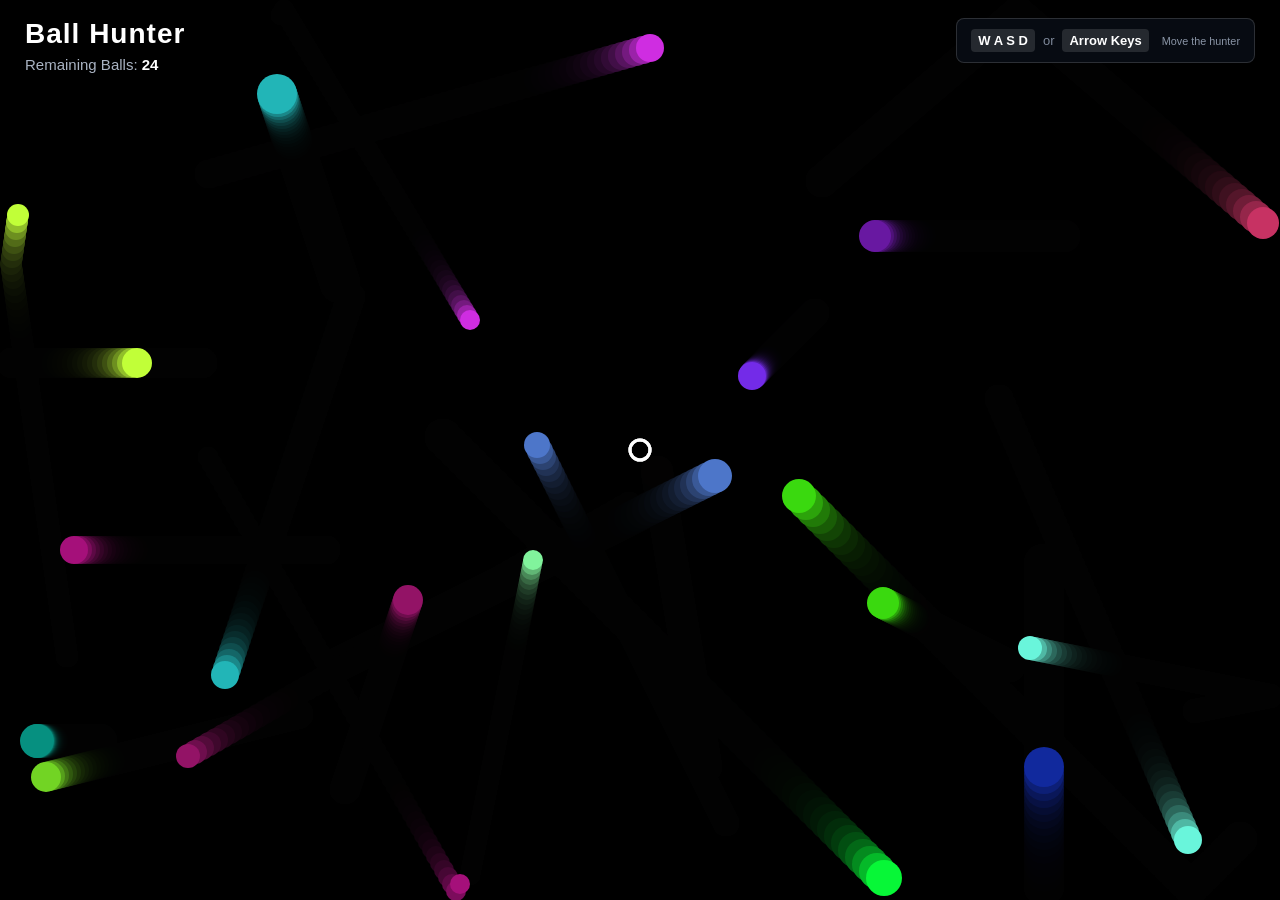
<file: bouncing-balls/index.html>
<!DOCTYPE html>
<html lang="en">
<head>
    <meta charset="UTF-8">
    <meta name="viewport" content="width=device-width, initial-scale=1.0">

    <title>Ball Hunter</title>

    <link rel="stylesheet" href="style.css">
</head>

<body>

    <header class="game-header">
        <div>
            <h1>Ball Hunter</h1>
            <p class="score">
                Remaining Balls:
                <span id="ball-count">0</span>
            </p>
        </div>

        <div class="instructions">
            <span>W A S D</span>
            <span>or</span>
            <span>Arrow Keys</span>
            <small>Move the hunter</small>
        </div>
    </header>

    <main>
        <canvas></canvas>
    </main>

    <script src="main.js"></script>

</body>
</html>
</file>
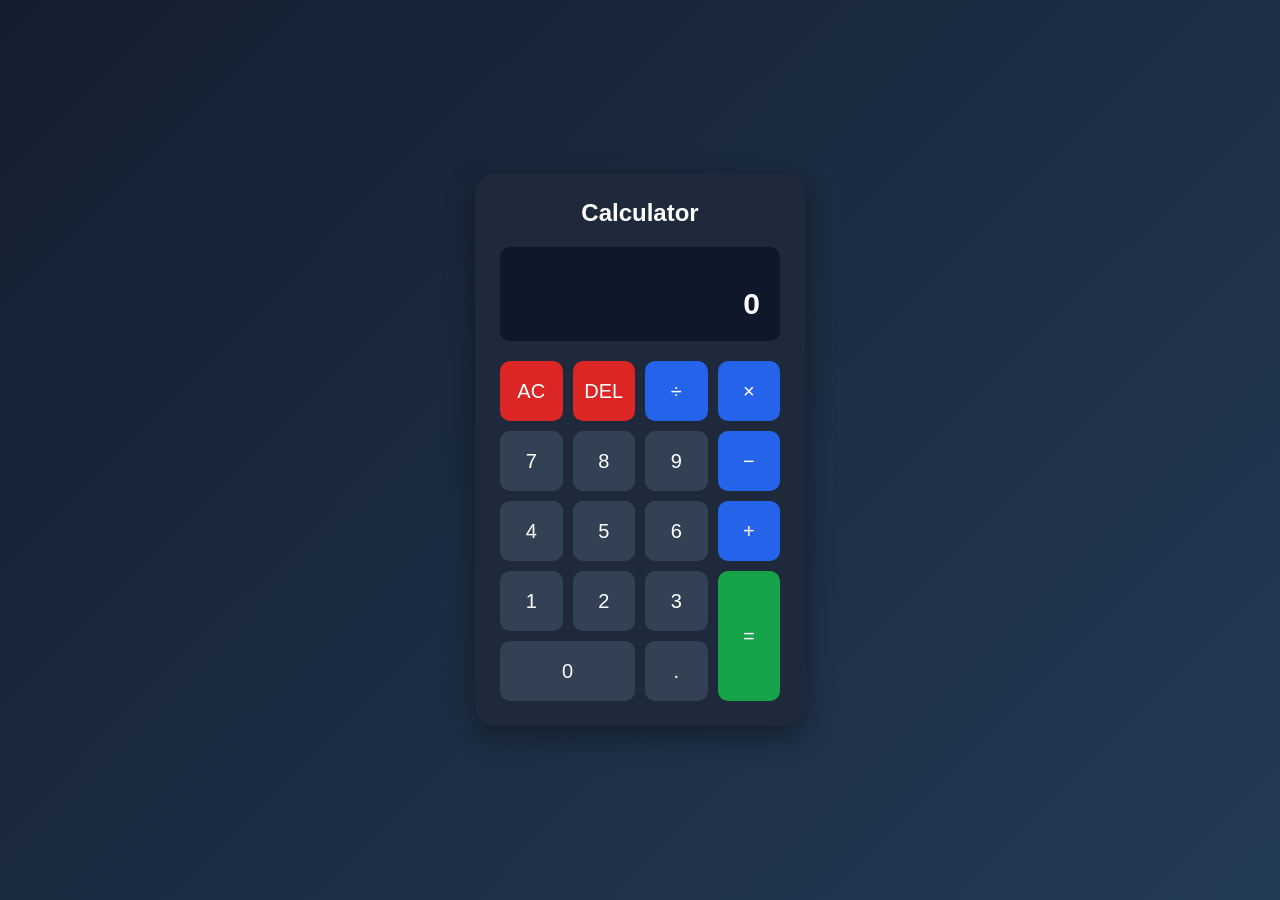
<file: calculator/index.html>
<!DOCTYPE html>
<html lang="en">
<head>
    <meta charset="UTF-8">
    <meta name="viewport" content="width=device-width, initial-scale=1.0">
    <title>My Calculator</title>
    <link rel="stylesheet" href="style.css">
    <script src="script.js" defer></script>
</head>
<body>

    <div class="calculator">
        <h2>Calculator</h2>

        <div class="display">
            <div id="previous"></div>
            <div id="current">0</div>
        </div>

        <div class="buttons">
            <button class="clear">AC</button>
            <button class="delete">DEL</button>
            <button data-operator="/">÷</button>
            <button data-operator="*">×</button>

            <button data-number="7">7</button>
            <button data-number="8">8</button>
            <button data-number="9">9</button>
            <button data-operator="-">−</button>

            <button data-number="4">4</button>
            <button data-number="5">5</button>
            <button data-number="6">6</button>
            <button data-operator="+">+</button>

            <button data-number="1">1</button>
            <button data-number="2">2</button>
            <button data-number="3">3</button>
            <button class="equal">=</button>

            <button data-number="0" class="zero">0</button>
            <button data-number=".">.</button>
        </div>
    </div>

</body>
</html>
</file>
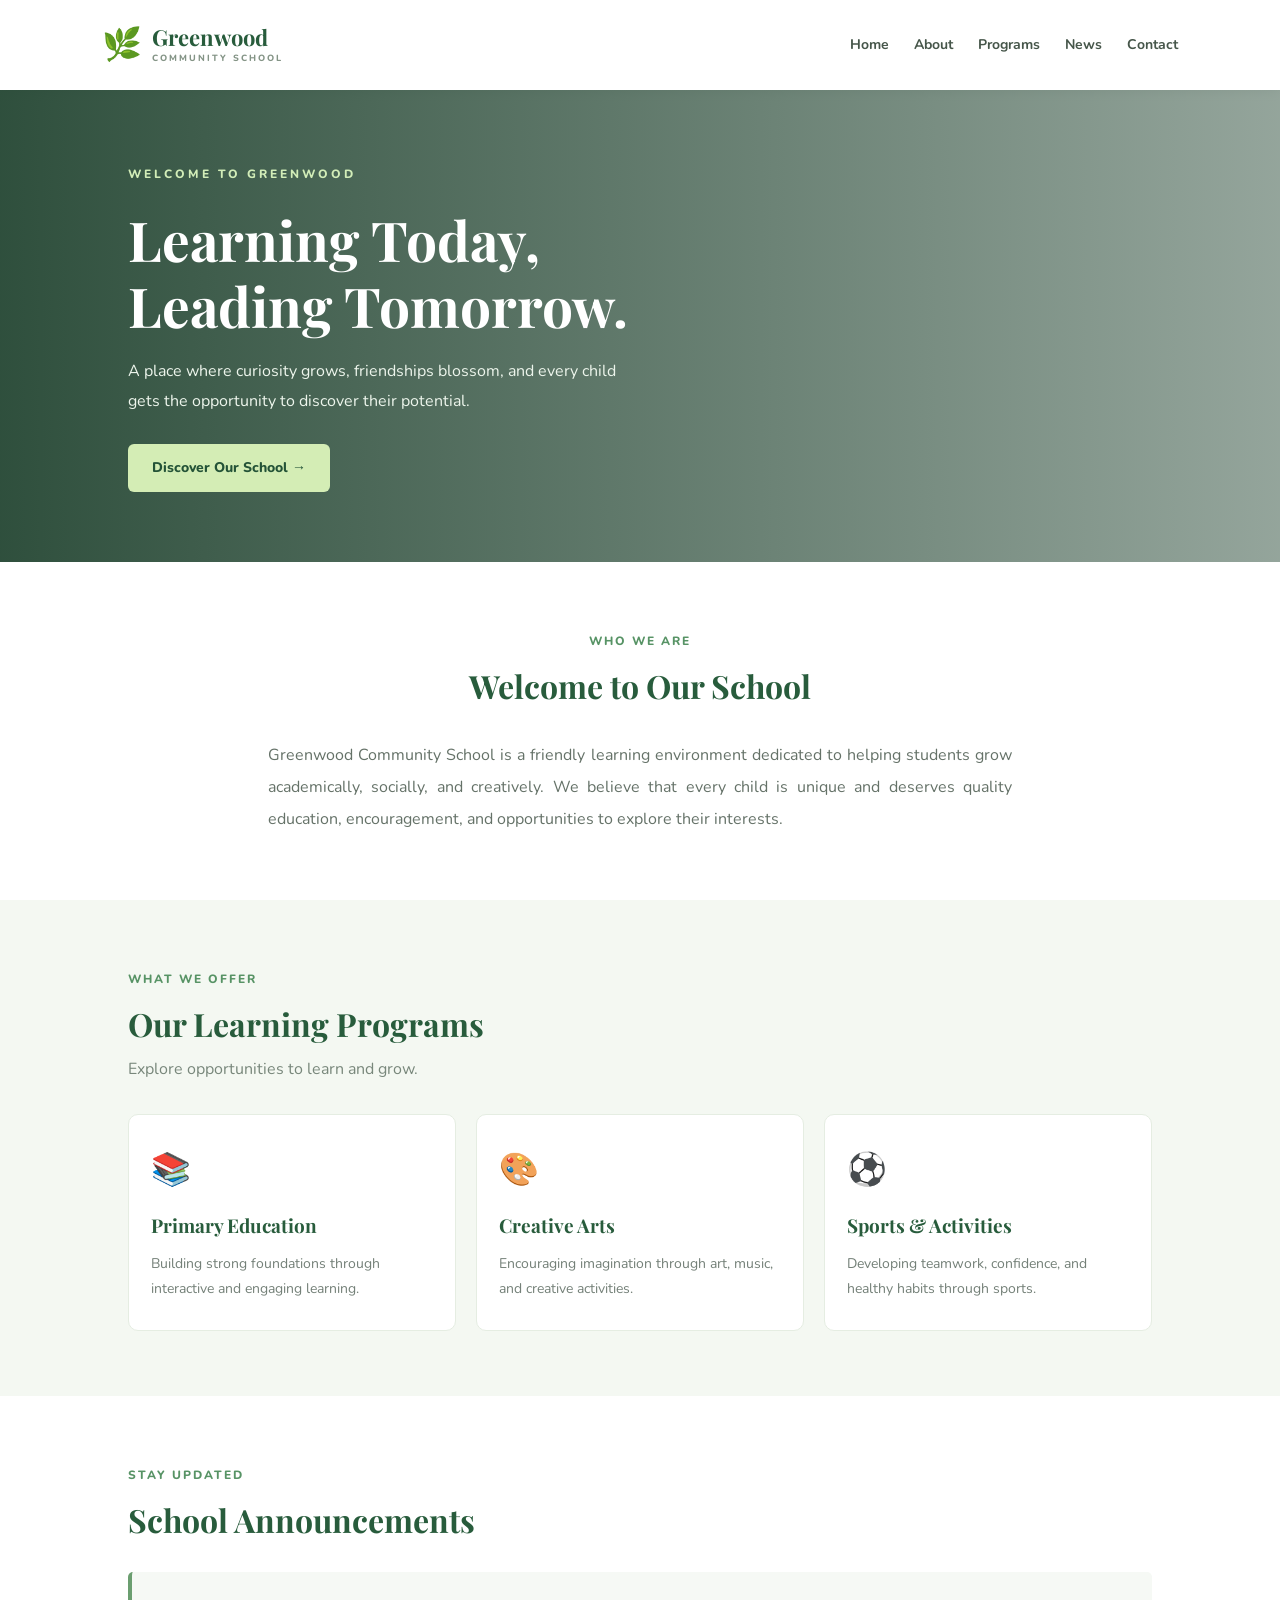
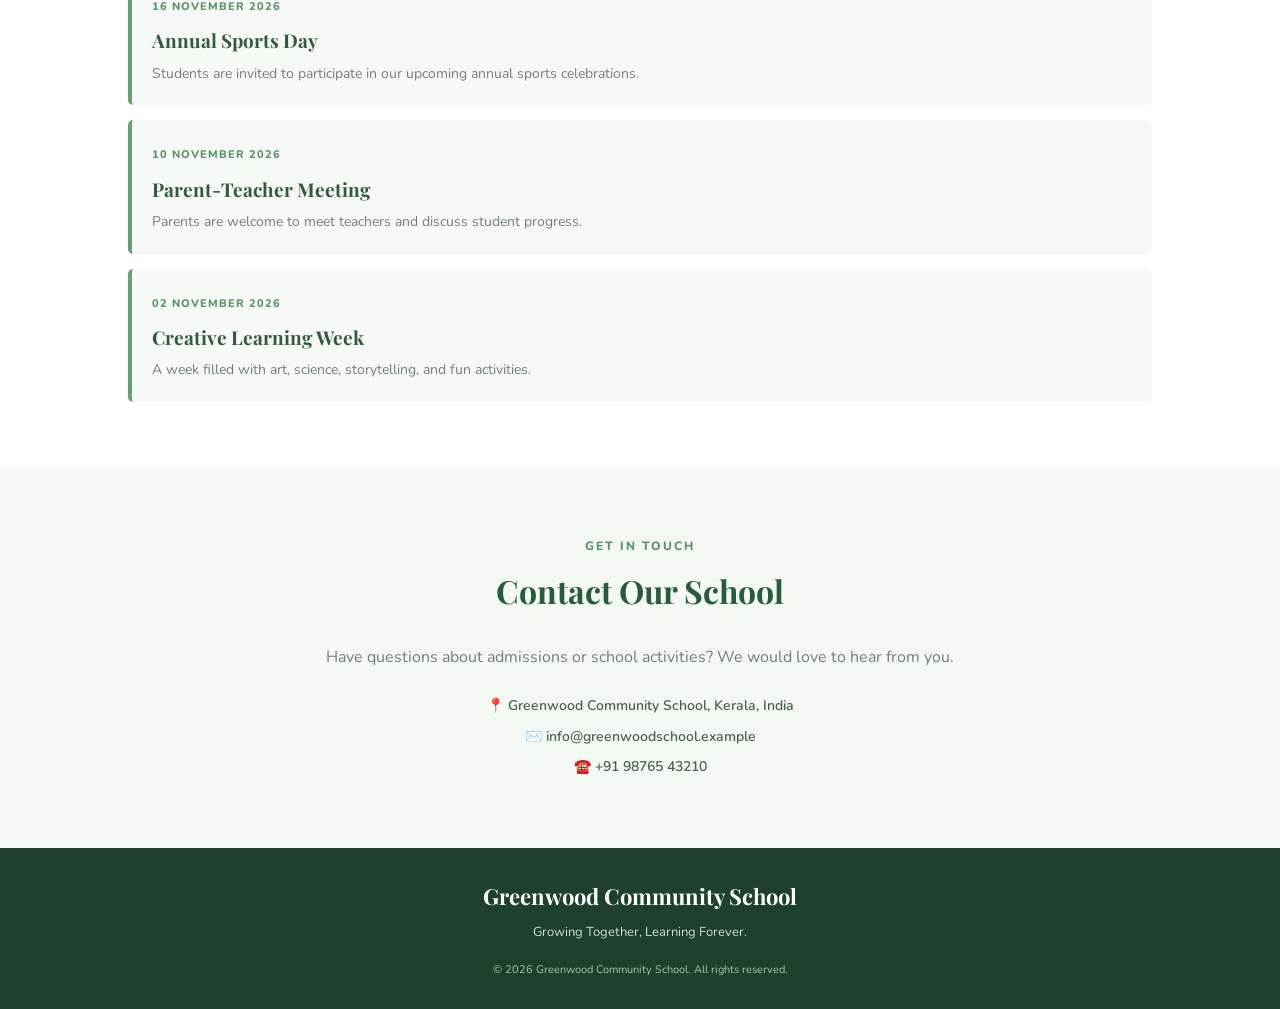
<file: community-school-homepage/index.html>
<!DOCTYPE html>
<html lang="en">

<head>
    <meta charset="UTF-8">
    <meta name="viewport" content="width=device-width, initial-scale=1.0">

    <title>Greenwood Community School</title>

    <link rel="stylesheet" href="style.css">

    <link rel="preconnect" href="https://fonts.googleapis.com">
    <link rel="preconnect" href="https://fonts.gstatic.com" crossorigin>
    <link href="https://fonts.googleapis.com/css2?family=Nunito:wght@400;500;600;700;800&family=Playfair+Display:wght@600;700;800&display=swap" rel="stylesheet">
</head>

<body>

    <!-- Navigation -->
    <header class="header">

        <div class="logo">
            <span class="logo-icon">🌿</span>
            <div>
                <h2>Greenwood</h2>
                <p>COMMUNITY SCHOOL</p>
            </div>
        </div>

        <nav>
            <a href="#home">Home</a>
            <a href="#about">About</a>
            <a href="#programs">Programs</a>
            <a href="#news">News</a>
            <a href="#contact">Contact</a>
        </nav>

    </header>

    <!-- Hero Section -->
    <main>

        <section class="hero" id="home">

            <div class="hero-content">

                <span class="welcome-label">WELCOME TO GREENWOOD</span>

                <h1>
                    Learning Today,<br>
                    Leading Tomorrow.
                </h1>

                <p>
                    A place where curiosity grows, friendships
                    blossom, and every child gets the opportunity
                    to discover their potential.
                </p>

                <a href="#about" class="primary-button">
                    Discover Our School →
                </a>

            </div>

        </section>

        <!-- About Section -->
        <section class="about section" id="about">

            <div class="section-heading">
                <span>WHO WE ARE</span>
                <h2>Welcome to Our School</h2>
            </div>

            <p class="about-text">
                Greenwood Community School is a friendly learning
                environment dedicated to helping students grow
                academically, socially, and creatively.

                We believe that every child is unique and deserves
                quality education, encouragement, and opportunities
                to explore their interests.
            </p>

        </section>

        <!-- Programs Section -->
        <section class="programs section" id="programs">

            <div class="section-heading">
                <span>WHAT WE OFFER</span>
                <h2>Our Learning Programs</h2>
                <p>Explore opportunities to learn and grow.</p>
            </div>

            <div class="program-grid">

                <article class="program-card">
                    <div class="program-icon">📚</div>
                    <h3>Primary Education</h3>
                    <p>
                        Building strong foundations through
                        interactive and engaging learning.
                    </p>
                </article>

                <article class="program-card">
                    <div class="program-icon">🎨</div>
                    <h3>Creative Arts</h3>
                    <p>
                        Encouraging imagination through art,
                        music, and creative activities.
                    </p>
                </article>

                <article class="program-card">
                    <div class="program-icon">⚽</div>
                    <h3>Sports & Activities</h3>
                    <p>
                        Developing teamwork, confidence,
                        and healthy habits through sports.
                    </p>
                </article>

            </div>

        </section>

        <!-- News Section -->
        <section class="news section" id="news">

            <div class="section-heading">
                <span>STAY UPDATED</span>
                <h2>School Announcements</h2>
            </div>

            <div class="news-list">

                <article class="news-item">
                    <span class="news-date">16 NOVEMBER 2026</span>
                    <h3>Annual Sports Day</h3>
                    <p>
                        Students are invited to participate in
                        our upcoming annual sports celebrations.
                    </p>
                </article>

                <article class="news-item">
                    <span class="news-date">10 NOVEMBER 2026</span>
                    <h3>Parent-Teacher Meeting</h3>
                    <p>
                        Parents are welcome to meet teachers
                        and discuss student progress.
                    </p>
                </article>

                <article class="news-item">
                    <span class="news-date">02 NOVEMBER 2026</span>
                    <h3>Creative Learning Week</h3>
                    <p>
                        A week filled with art, science,
                        storytelling, and fun activities.
                    </p>
                </article>

            </div>

        </section>

        <!-- Contact Section -->
        <section class="contact section" id="contact">

            <div class="section-heading">
                <span>GET IN TOUCH</span>
                <h2>Contact Our School</h2>
            </div>

            <p>
                Have questions about admissions or school activities?
                We would love to hear from you.
            </p>

            <div class="contact-details">
                <p>📍 Greenwood Community School, Kerala, India</p>
                <p>✉️ info@greenwoodschool.example</p>
                <p>☎️ +91 98765 43210</p>
            </div>

        </section>

    </main>

    <!-- Footer -->
    <footer>
        <h3>Greenwood Community School</h3>
        <p>Growing Together, Learning Forever.</p>
        <p class="copyright">
            © 2026 Greenwood Community School. All rights reserved.
        </p>
    </footer>

</body>
</html>
</file>
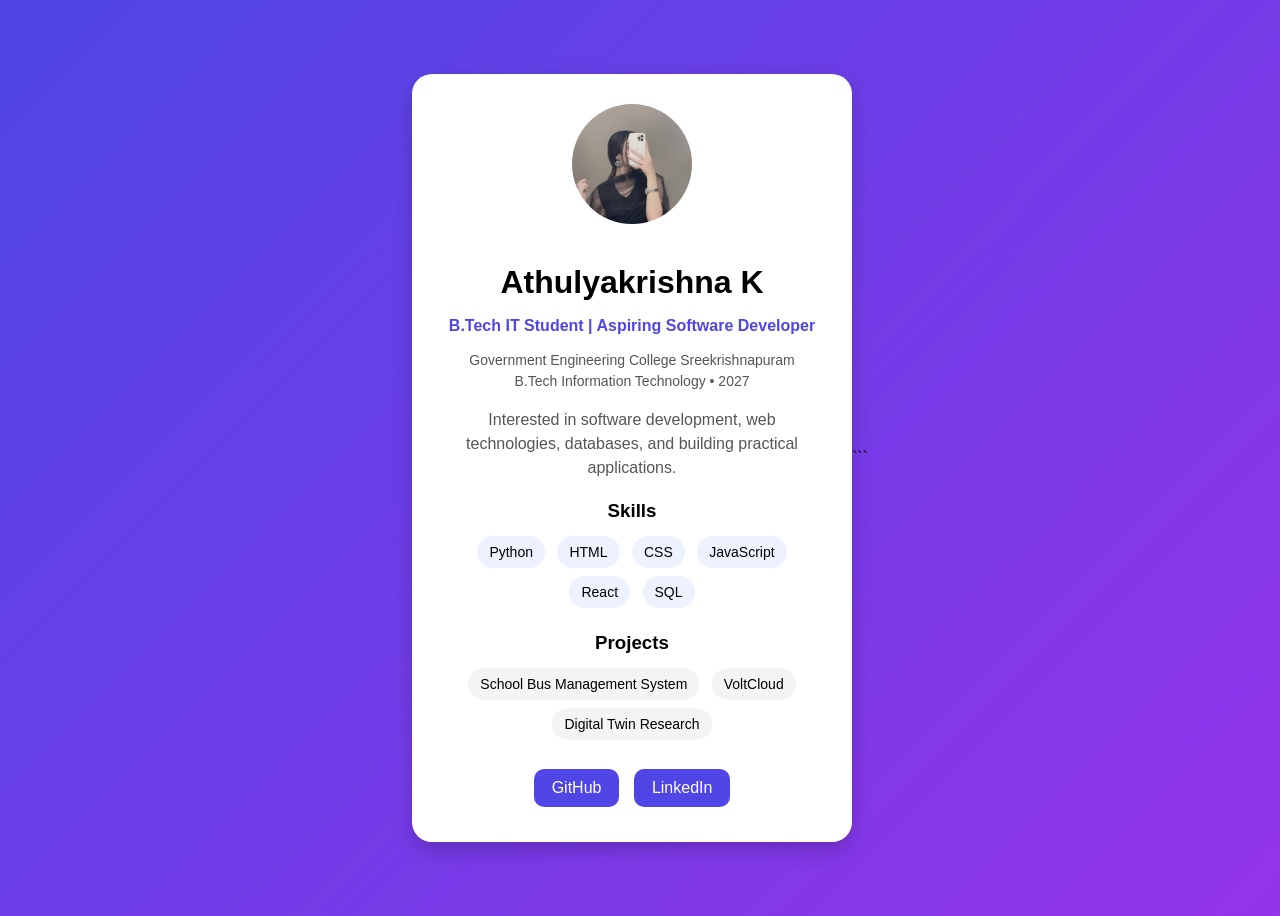
<file: fundamental-css/index.html>
<!DOCTYPE html>
<html lang="en">

<head>
    <meta charset="UTF-8">
    <meta name="viewport" content="width=device-width, initial-scale=1.0">

    <title>Athulyakrishna K | Profile</title>

    <link rel="stylesheet" href="style.css">
</head>

<body>

    <div class="card">

        <img 
            src="profile.jpg"
            alt="Athulyakrishna K Profile Picture"
        >

        <h1>Athulyakrishna K</h1>

        <p class="role">
            B.Tech IT Student | Aspiring Software Developer
        </p>

        <p class="college">
            Government Engineering College Sreekrishnapuram
            <br>
            B.Tech Information Technology • 2027
        </p>

        <p>
            Interested in software development, web technologies,
            databases, and building practical applications.
        </p>

        <h3>Skills</h3>

        <div class="skills">
            <span>Python</span>
            <span>HTML</span>
            <span>CSS</span>
            <span>JavaScript</span>
            <span>React</span>
            <span>SQL</span>
        </div>

        <h3>Projects</h3>

        <div class="projects">
            <span>School Bus Management System</span>
            <span>VoltCloud</span>
            <span>Digital Twin Research</span>
        </div>

        <div class="buttons">
            <a href="https://github.com/Athulyakrishna-k1312" target="_blank">
                GitHub
            </a>

            <a href="www.linkedin.com/in/athulyakrishna-k-a176462a6" target="_blank">
                LinkedIn
            </a>
        </div>

    </div>

</body>

</html>
```
</file>
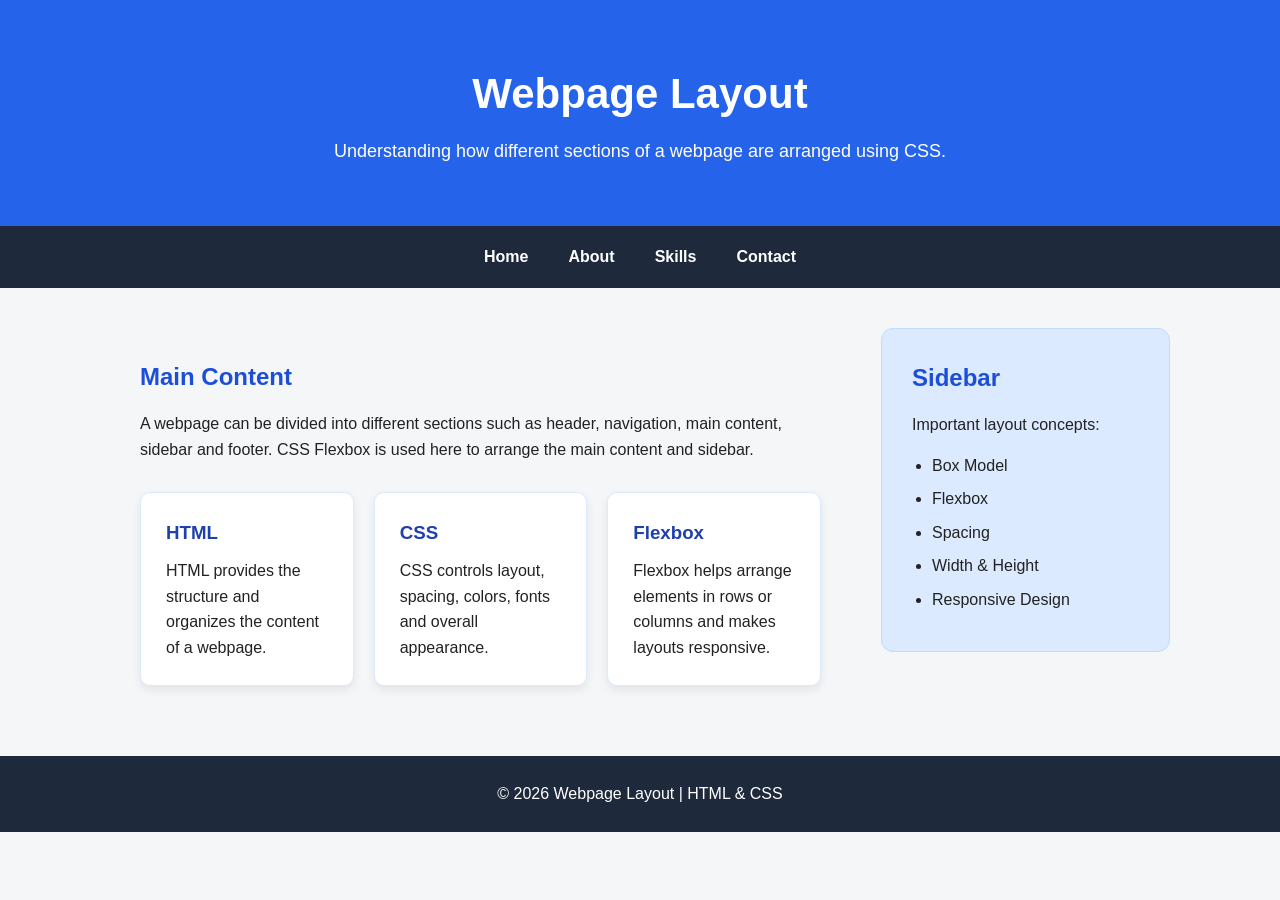
<file: layout-comprehension/index.html>
<!DOCTYPE html>
<html lang="en">
<head>
    <meta charset="UTF-8">
    <meta name="viewport" content="width=device-width, initial-scale=1.0">
    <title>Webpage Layout</title>
    <link rel="stylesheet" href="style.css">
</head>

<body>

    <!-- Header -->
    <header class="header">
        <h1>Webpage Layout</h1>
        <p>Understanding how different sections of a webpage are arranged using CSS.</p>
    </header>

    <!-- Navigation -->
    <nav class="navbar">
        <a href="#">Home</a>
        <a href="#">About</a>
        <a href="#">Skills</a>
        <a href="#">Contact</a>
    </nav>

    <!-- Main Layout -->
    <div class="layout">

        <!-- Main Content -->
        <main class="main-content">
            <h2>Main Content</h2>

            <p>
                A webpage can be divided into different sections such as
                header, navigation, main content, sidebar and footer.
                CSS Flexbox is used here to arrange the main content and sidebar.
            </p>

            <!-- Cards -->
            <section class="cards">

                <div class="card">
                    <h3>HTML</h3>
                    <p>
                        HTML provides the structure and organizes
                        the content of a webpage.
                    </p>
                </div>

                <div class="card">
                    <h3>CSS</h3>
                    <p>
                        CSS controls layout, spacing, colors,
                        fonts and overall appearance.
                    </p>
                </div>

                <div class="card">
                    <h3>Flexbox</h3>
                    <p>
                        Flexbox helps arrange elements in rows
                        or columns and makes layouts responsive.
                    </p>
                </div>

            </section>
        </main>

        <!-- Sidebar -->
        <aside class="sidebar">
            <h2>Sidebar</h2>

            <p>Important layout concepts:</p>

            <ul>
                <li>Box Model</li>
                <li>Flexbox</li>
                <li>Spacing</li>
                <li>Width & Height</li>
                <li>Responsive Design</li>
            </ul>
        </aside>

    </div>

    <!-- Footer -->
    <footer class="footer">
        <p>&copy; 2026 Webpage Layout | HTML & CSS</p>
    </footer>

</body>
</html>
</file>
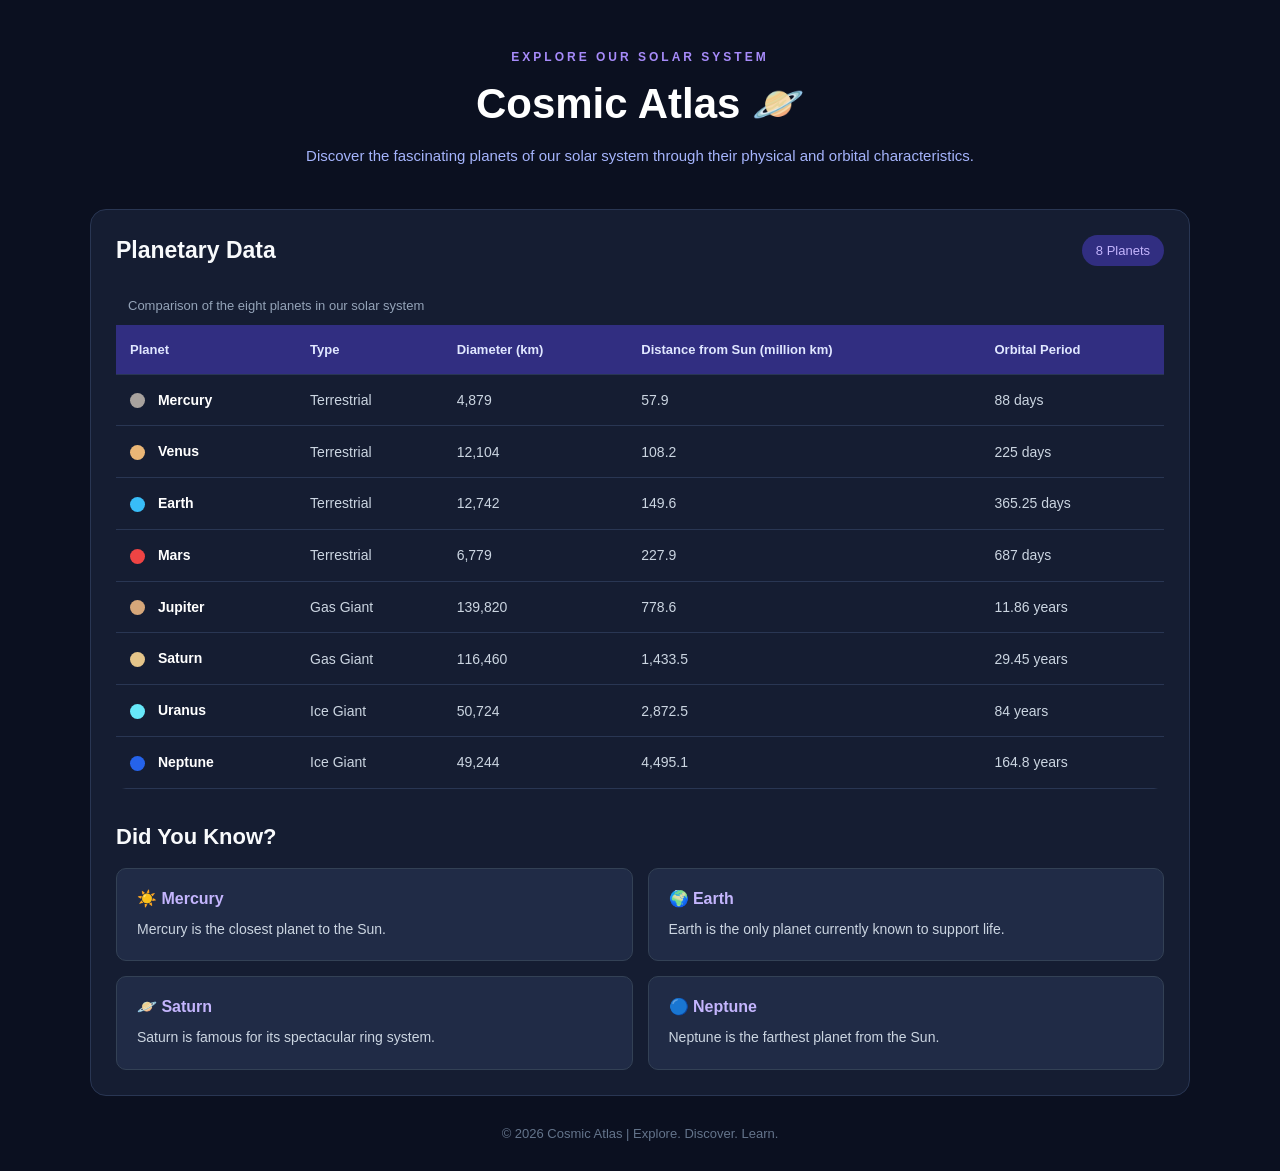
<file: planet-data/index.html>
<!DOCTYPE html>
<html lang="en">

<head>
    <meta charset="UTF-8">
    <meta name="viewport" content="width=device-width, initial-scale=1.0">

    <title>Cosmic Atlas - Planet Explorer</title>

    <link rel="stylesheet" href="style.css">
</head>

<body>

    <header>
        <p class="tag">EXPLORE OUR SOLAR SYSTEM</p>

        <h1>Cosmic Atlas 🪐</h1>

        <p class="subtitle">
            Discover the fascinating planets of our solar system
            through their physical and orbital characteristics.
        </p>
    </header>

    <main class="container">

        <div class="section-heading">
            <h2>Planetary Data</h2>
            <span>8 Planets</span>
        </div>

        <div class="table-container">

            <table>

                <caption>
                    Comparison of the eight planets in our solar system
                </caption>

                <thead>
                    <tr>
                        <th scope="col">Planet</th>
                        <th scope="col">Type</th>
                        <th scope="col">Diameter (km)</th>
                        <th scope="col">Distance from Sun (million km)</th>
                        <th scope="col">Orbital Period</th>
                    </tr>
                </thead>

                <tbody>

                    <tr>
                        <th scope="row">
                            <span class="planet mercury"></span>
                            Mercury
                        </th>
                        <td>Terrestrial</td>
                        <td>4,879</td>
                        <td>57.9</td>
                        <td>88 days</td>
                    </tr>

                    <tr>
                        <th scope="row">
                            <span class="planet venus"></span>
                            Venus
                        </th>
                        <td>Terrestrial</td>
                        <td>12,104</td>
                        <td>108.2</td>
                        <td>225 days</td>
                    </tr>

                    <tr>
                        <th scope="row">
                            <span class="planet earth"></span>
                            Earth
                        </th>
                        <td>Terrestrial</td>
                        <td>12,742</td>
                        <td>149.6</td>
                        <td>365.25 days</td>
                    </tr>

                    <tr>
                        <th scope="row">
                            <span class="planet mars"></span>
                            Mars
                        </th>
                        <td>Terrestrial</td>
                        <td>6,779</td>
                        <td>227.9</td>
                        <td>687 days</td>
                    </tr>

                    <tr>
                        <th scope="row">
                            <span class="planet jupiter"></span>
                            Jupiter
                        </th>
                        <td>Gas Giant</td>
                        <td>139,820</td>
                        <td>778.6</td>
                        <td>11.86 years</td>
                    </tr>

                    <tr>
                        <th scope="row">
                            <span class="planet saturn"></span>
                            Saturn
                        </th>
                        <td>Gas Giant</td>
                        <td>116,460</td>
                        <td>1,433.5</td>
                        <td>29.45 years</td>
                    </tr>

                    <tr>
                        <th scope="row">
                            <span class="planet uranus"></span>
                            Uranus
                        </th>
                        <td>Ice Giant</td>
                        <td>50,724</td>
                        <td>2,872.5</td>
                        <td>84 years</td>
                    </tr>

                    <tr>
                        <th scope="row">
                            <span class="planet neptune"></span>
                            Neptune
                        </th>
                        <td>Ice Giant</td>
                        <td>49,244</td>
                        <td>4,495.1</td>
                        <td>164.8 years</td>
                    </tr>

                </tbody>

            </table>

        </div>

        <section class="facts">

            <h2>Did You Know?</h2>

            <div class="fact-grid">

                <div class="fact-card">
                    <h3>☀️ Mercury</h3>
                    <p>
                        Mercury is the closest planet to the Sun.
                    </p>
                </div>

                <div class="fact-card">
                    <h3>🌍 Earth</h3>
                    <p>
                        Earth is the only planet currently known
                        to support life.
                    </p>
                </div>

                <div class="fact-card">
                    <h3>🪐 Saturn</h3>
                    <p>
                        Saturn is famous for its spectacular
                        ring system.
                    </p>
                </div>

                <div class="fact-card">
                    <h3>🔵 Neptune</h3>
                    <p>
                        Neptune is the farthest planet from the Sun.
                    </p>
                </div>

            </div>

        </section>

    </main>

    <footer>
        <p>© 2026 Cosmic Atlas | Explore. Discover. Learn.</p>
    </footer>

</body>
</html>
</file>
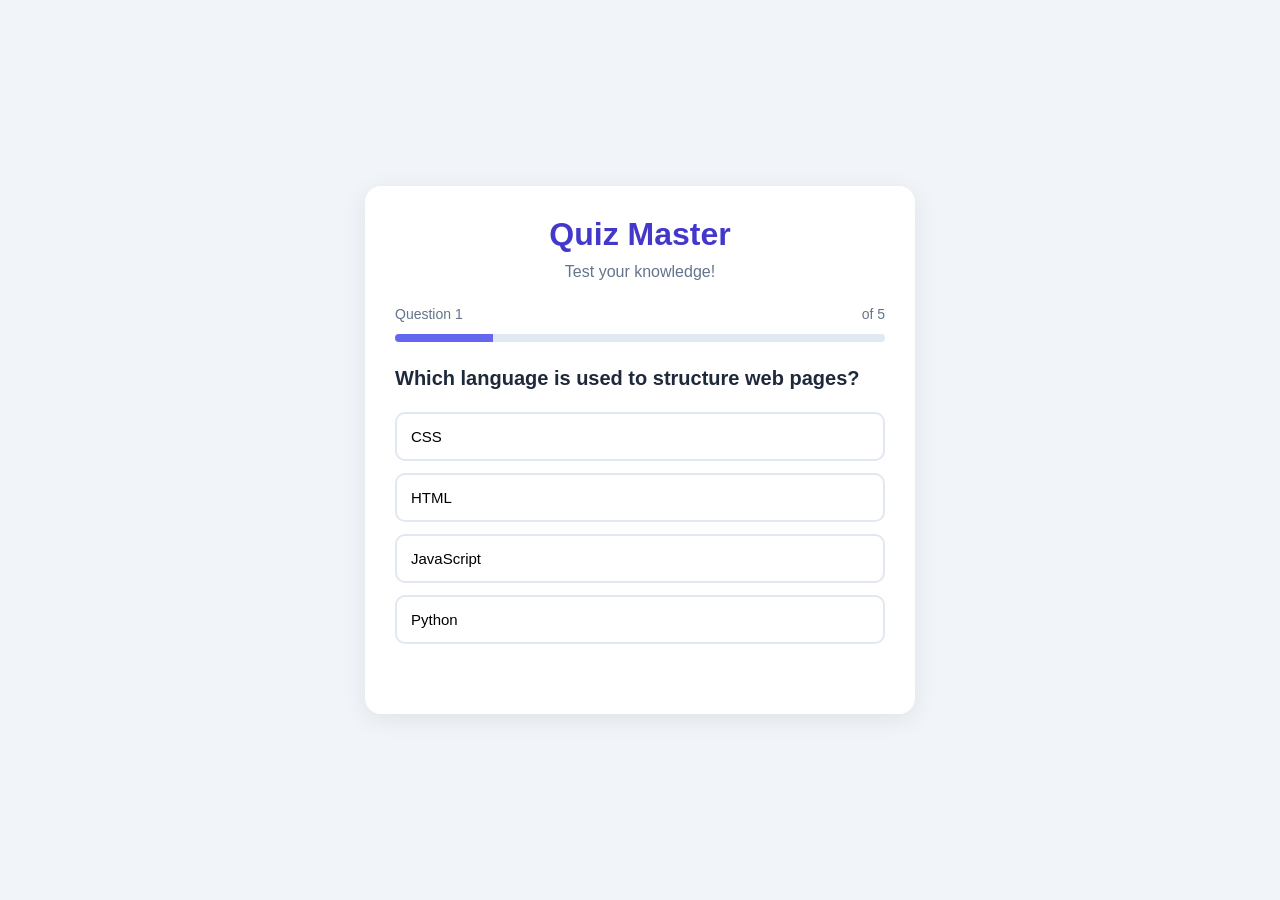
<file: Quiz/index.html>
<!DOCTYPE html>
<html lang="en">
<head>
    <meta charset="UTF-8">
    <meta name="viewport" content="width=device-width, initial-scale=1.0">
    <title>Quiz Master</title>

    <style>
        * {
            margin: 0;
            padding: 0;
            box-sizing: border-box;
        }

        body {
            font-family: Arial, sans-serif;
            background: #f1f5f9;
            min-height: 100vh;
            display: flex;
            justify-content: center;
            align-items: center;
            padding: 20px;
        }

        .quiz-container {
            background: white;
            width: 100%;
            max-width: 550px;
            padding: 30px;
            border-radius: 16px;
            box-shadow: 0 5px 25px rgba(0,0,0,0.08);
        }

        h1 {
            text-align: center;
            color: #4338ca;
            margin-bottom: 10px;
        }

        .subtitle {
            text-align: center;
            color: #64748b;
            margin-bottom: 25px;
        }

        .progress {
            display: flex;
            justify-content: space-between;
            margin-bottom: 12px;
            color: #64748b;
            font-size: 14px;
        }

        .progress-bar {
            width: 100%;
            height: 8px;
            background: #e2e8f0;
            border-radius: 10px;
            margin-bottom: 25px;
            overflow: hidden;
        }

        .progress-fill {
            height: 100%;
            width: 0%;
            background: #6366f1;
            transition: width 0.3s;
        }

        #question {
            font-size: 20px;
            color: #1e293b;
            margin-bottom: 22px;
        }

        .options {
            display: flex;
            flex-direction: column;
            gap: 12px;
        }

        .option {
            padding: 14px;
            border: 2px solid #e2e8f0;
            background: white;
            border-radius: 10px;
            text-align: left;
            font-size: 15px;
            cursor: pointer;
            transition: 0.2s;
        }

        .option:hover:not(:disabled) {
            border-color: #6366f1;
            background: #eef2ff;
        }

        .option:disabled {
            cursor: not-allowed;
            opacity: 1;
        }

        .correct {
            background: #dcfce7;
            border-color: #22c55e;
            color: #166534;
        }

        .wrong {
            background: #fee2e2;
            border-color: #ef4444;
            color: #991b1b;
        }

        #feedback {
            margin-top: 18px;
            font-weight: bold;
            min-height: 22px;
        }

        .next-btn, .restart-btn {
            width: 100%;
            padding: 13px;
            margin-top: 22px;
            border: none;
            border-radius: 10px;
            background: #4f46e5;
            color: white;
            font-size: 16px;
            cursor: pointer;
            display: none;
        }

        .next-btn:hover, .restart-btn:hover {
            background: #3730a3;
        }

        #result {
            display: none;
            text-align: center;
        }

        .score {
            font-size: 35px;
            color: #4f46e5;
            margin: 20px 0;
        }

        .summary {
            background: #f8fafc;
            padding: 18px;
            border-radius: 10px;
            line-height: 2;
            text-align: left;
        }

        .summary p {
            color: #334155;
        }
    </style>
</head>

<body>

<div class="quiz-container">

    <div id="quiz">

        <h1>Quiz Master</h1>
        <p class="subtitle">Test your knowledge!</p>

        <div class="progress">
            <span id="question-number">Question 1</span>
            <span id="total-questions"></span>
        </div>

        <div class="progress-bar">
            <div class="progress-fill" id="progress-fill"></div>
        </div>

        <h2 id="question"></h2>

        <div class="options" id="options"></div>

        <p id="feedback"></p>

        <button class="next-btn" id="next-btn">
            Next Question
        </button>

    </div>

    <div id="result">

        <h1>Quiz Completed!</h1>

        <p class="subtitle">Here is your result</p>

        <div class="score" id="score"></div>

        <div class="summary">
            <p id="correct-count"></p>
            <p id="wrong-count"></p>
            <p id="total-count"></p>
        </div>

        <button class="restart-btn" id="restart-btn">
            Restart Quiz
        </button>

    </div>

</div>

<script>

    // Questions stored in a JavaScript array

    const questions = [
        {
            question: "Which language is used to structure web pages?",
            options: ["CSS", "HTML", "JavaScript", "Python"],
            answer: 1
        },
        {
            question: "Which language is used for styling web pages?",
            options: ["HTML", "Python", "CSS", "Java"],
            answer: 2
        },
        {
            question: "Which language makes web pages interactive?",
            options: ["JavaScript", "HTML", "CSS", "SQL"],
            answer: 0
        },
        {
            question: "Which HTML tag is used to create a hyperlink?",
            options: ["<link>", "<a>", "<href>", "<url>"],
            answer: 1
        },
        {
            question: "Which symbol is used for single-line comments in JavaScript?",
            options: ["<!-- -->", "##", "//", "**"],
            answer: 2
        }
    ];

    let currentQuestion = 0;
    let score = 0;
    let correctAnswers = 0;
    let wrongAnswers = 0;

    const questionElement = document.getElementById("question");
    const optionsElement = document.getElementById("options");
    const feedbackElement = document.getElementById("feedback");
    const nextButton = document.getElementById("next-btn");

    // Display a question

    function showQuestion() {

        let q = questions[currentQuestion];

        document.getElementById("question-number").textContent =
            `Question ${currentQuestion + 1}`;

        document.getElementById("total-questions").textContent =
            `of ${questions.length}`;

        document.getElementById("progress-fill").style.width =
            `${((currentQuestion + 1) / questions.length) * 100}%`;

        questionElement.textContent = q.question;

        optionsElement.innerHTML = "";
        feedbackElement.textContent = "";
        nextButton.style.display = "none";

        q.options.forEach((option, index) => {

            const button = document.createElement("button");

            button.textContent = option;
            button.classList.add("option");

            button.addEventListener("click", () => {
                checkAnswer(index);
            });

            optionsElement.appendChild(button);

        });

    }

    // Check the selected answer

    function checkAnswer(selectedIndex) {

        const q = questions[currentQuestion];

        const buttons = document.querySelectorAll(".option");

        buttons.forEach(button => {
            button.disabled = true;
        });

        if (selectedIndex === q.answer) {

            buttons[selectedIndex].classList.add("correct");

            feedbackElement.textContent = "Correct Answer!";
            feedbackElement.style.color = "#16a34a";

            score++;
            correctAnswers++;

        } else {

            buttons[selectedIndex].classList.add("wrong");

            buttons[q.answer].classList.add("correct");

            feedbackElement.textContent =
                "Wrong Answer! The correct answer is " +
                q.options[q.answer];

            feedbackElement.style.color = "#dc2626";

            wrongAnswers++;

        }

        nextButton.style.display = "block";

    }

    // Move to the next question

    nextButton.addEventListener("click", () => {

        currentQuestion++;

        if (currentQuestion < questions.length) {
            showQuestion();
        } else {
            showResult();
        }

    });

    // Display final result

    function showResult() {

        document.getElementById("quiz").style.display = "none";

        document.getElementById("result").style.display = "block";

        document.getElementById("score").textContent =
            `${score} / ${questions.length}`;

        document.getElementById("correct-count").textContent =
            `Correct Answers: ${correctAnswers}`;

        document.getElementById("wrong-count").textContent =
            `Incorrect Answers: ${wrongAnswers}`;

        document.getElementById("total-count").textContent =
            `Total Questions: ${questions.length}`;

        document.getElementById("restart-btn").style.display = "block";

    }

    // Restart the quiz

    document.getElementById("restart-btn").addEventListener("click", () => {

        currentQuestion = 0;
        score = 0;
        correctAnswers = 0;
        wrongAnswers = 0;

        document.getElementById("result").style.display = "none";
        document.getElementById("quiz").style.display = "block";

        showQuestion();

    });

    // Start the quiz

    showQuestion();

</script>

</body>
</html>
</file>
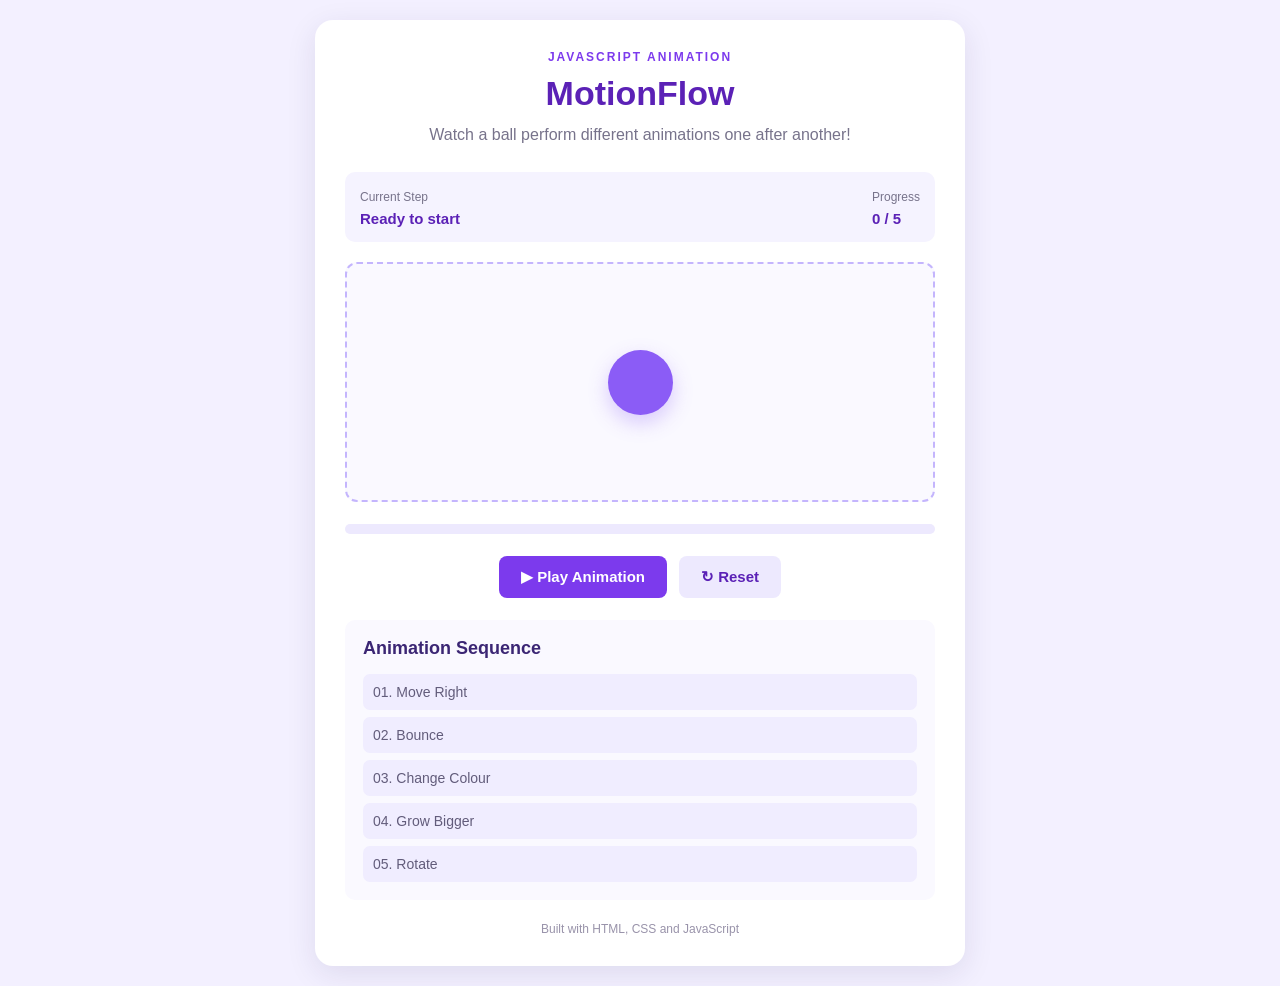
<file: sequencing-animations/index.html>
<!DOCTYPE html>
<html lang="en">

<head>
    <meta charset="UTF-8">
    <meta name="viewport" content="width=device-width, initial-scale=1.0">

    <title>MotionFlow - Animation Playground</title>

    <link rel="stylesheet" href="style.css">
</head>

<body>

    <main class="container">

        <!-- Header -->
        <header>
            <p class="tag">JAVASCRIPT ANIMATION</p>

            <h1>MotionFlow</h1>

            <p class="subtitle">
                Watch a ball perform different animations
                one after another!
            </p>
        </header>

        <!-- Animation Status -->
        <section class="status">

            <div class="status-item">
                <span>Current Step</span>
                <h3 id="statusText">Ready to start</h3>
            </div>

            <div class="status-item">
                <span>Progress</span>
                <h3 id="progressText">0 / 5</h3>
            </div>

        </section>

        <!-- Animation Stage -->
        <section class="animation-area">

            <div id="ball" class="ball"></div>

        </section>

        <!-- Progress Bar -->
        <div class="progress-container">

            <div id="progressBar"></div>

        </div>

        <!-- Buttons -->
        <div class="controls">

            <button id="playBtn" type="button">
                ▶ Play Animation
            </button>

            <button id="resetBtn" type="button">
                ↻ Reset
            </button>

        </div>

        <!-- Animation Steps -->
        <section class="steps">

            <h2>Animation Sequence</h2>

            <ul>

                <li id="step1">01. Move Right</li>

                <li id="step2">02. Bounce</li>

                <li id="step3">03. Change Colour</li>

                <li id="step4">04. Grow Bigger</li>

                <li id="step5">05. Rotate</li>

            </ul>

        </section>

        <footer>
            Built with HTML, CSS and JavaScript
        </footer>

    </main>

    <script src="script.js"></script>

</body>
</html>
</file>
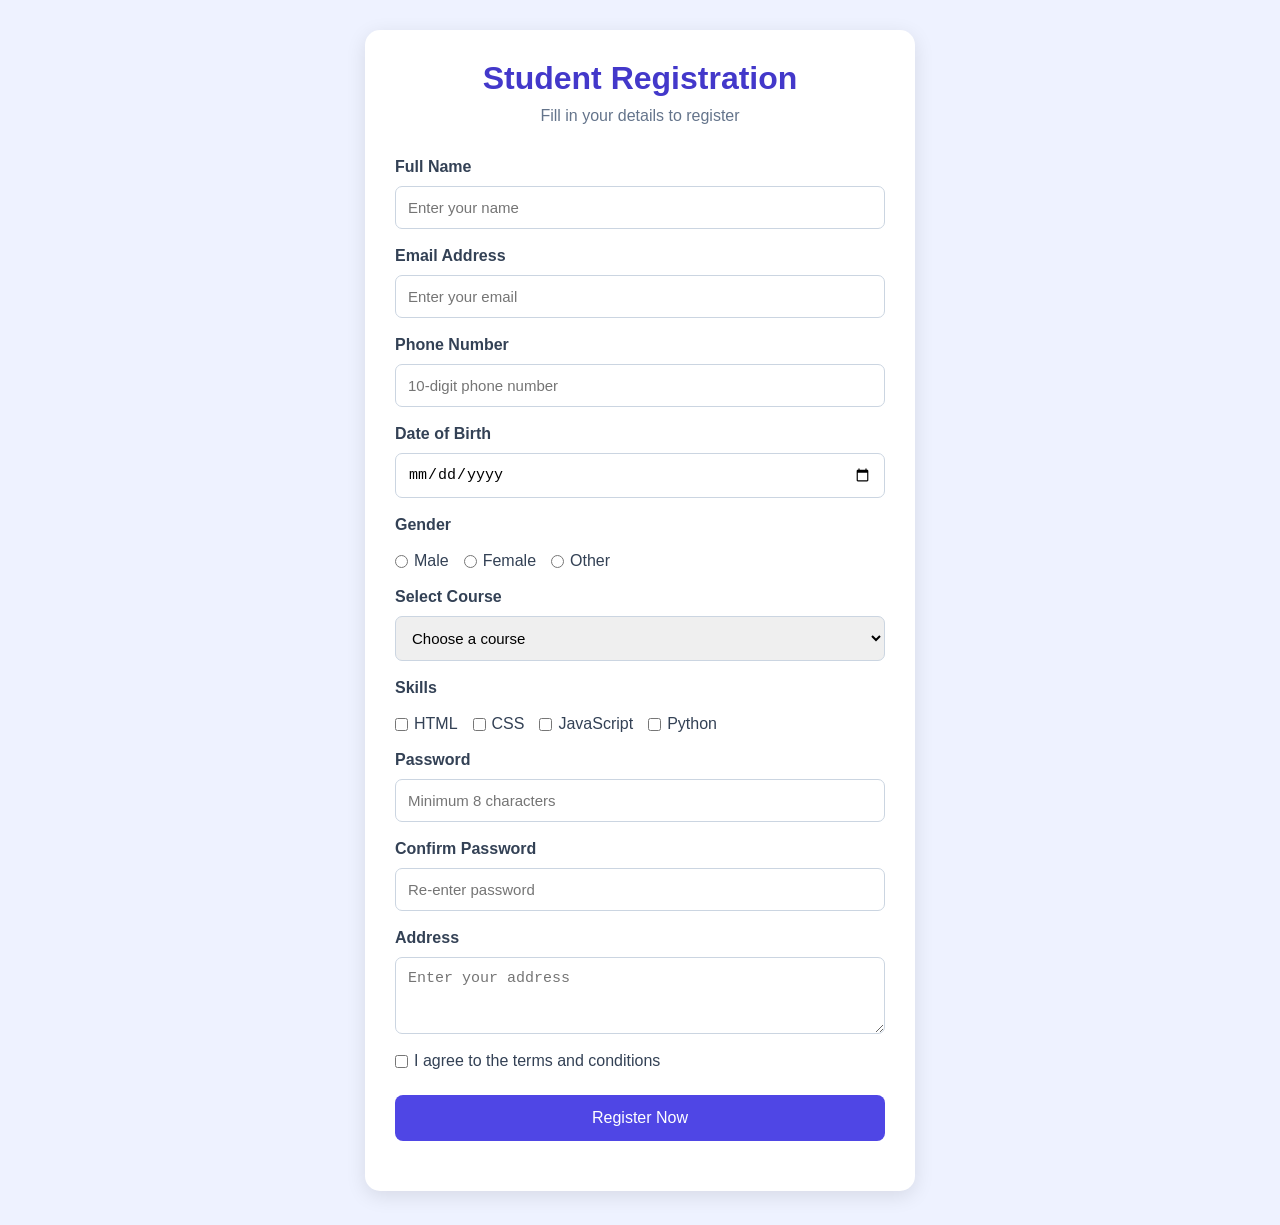
<file: web-forms/index.html>
<!DOCTYPE html>
<html lang="en">
<head>
    <meta charset="UTF-8">
    <meta name="viewport" content="width=device-width, initial-scale=1.0">
    <title>Student Registration Form</title>
    <link rel="stylesheet" href="style.css">
</head>

<body>

<div class="container">

    <h1>Student Registration</h1>
    <p class="subtitle">Fill in your details to register</p>

    <form id="registrationForm">

        <label for="name">Full Name</label>
        <input type="text" id="name" placeholder="Enter your name"
               required minlength="3">

        <label for="email">Email Address</label>
        <input type="email" id="email"
               placeholder="Enter your email" required>

        <label for="phone">Phone Number</label>
        <input type="tel" id="phone"
               placeholder="10-digit phone number"
               pattern="[0-9]{10}" required>

        <label for="dob">Date of Birth</label>
        <input type="date" id="dob" required>

        <label>Gender</label>
        <div class="radio-group">
            <label><input type="radio" name="gender" value="Male" required> Male</label>
            <label><input type="radio" name="gender" value="Female"> Female</label>
            <label><input type="radio" name="gender" value="Other"> Other</label>
        </div>

        <label for="course">Select Course</label>
        <select id="course" required>
            <option value="">Choose a course</option>
            <option value="Computer Science">Computer Science</option>
            <option value="Information Technology">Information Technology</option>
            <option value="Electronics">Electronics</option>
            <option value="Mechanical">Mechanical</option>
        </select>

        <label>Skills</label>
        <div class="checkbox-group">
            <label><input type="checkbox" name="skills" value="HTML"> HTML</label>
            <label><input type="checkbox" name="skills" value="CSS"> CSS</label>
            <label><input type="checkbox" name="skills" value="JavaScript"> JavaScript</label>
            <label><input type="checkbox" name="skills" value="Python"> Python</label>
        </div>

        <label for="password">Password</label>
        <input type="password" id="password"
               placeholder="Minimum 8 characters"
               minlength="8" required>

        <label for="confirmPassword">Confirm Password</label>
        <input type="password" id="confirmPassword"
               placeholder="Re-enter password" required>

        <label for="address">Address</label>
        <textarea id="address" rows="3"
                  placeholder="Enter your address" required></textarea>

        <div class="terms">
            <label>
                <input type="checkbox" id="terms" required>
                I agree to the terms and conditions
            </label>
        </div>

        <button type="submit">Register Now</button>

        <p id="message"></p>

    </form>

</div>

<script src="script.js"></script>

</body>
</html>
</file>
<file: bouncing-balls/style.css>
* {
    box-sizing: border-box;
}

html,
body {
    width: 100%;
    height: 100%;
    margin: 0;
}

body {
    overflow: hidden;
    background: #070b14;
    color: #ffffff;
    font-family: Arial, Helvetica, sans-serif;
}

/* ---------------- Header ---------------- */

.game-header {
    position: fixed;
    top: 0;
    left: 0;

    width: 100%;

    padding: 18px 25px;

    display: flex;
    justify-content: space-between;
    align-items: flex-start;

    z-index: 10;

    pointer-events: none;
}

h1 {
    margin: 0;

    font-size: 28px;
    font-weight: 700;
    letter-spacing: 1px;
}

.score {
    margin: 6px 0 0;

    color: #aab4c3;
    font-size: 15px;
}

#ball-count {
    color: #ffffff;
    font-weight: bold;
}

/* ---------------- Controls ---------------- */

.instructions {
    display: flex;
    align-items: center;
    gap: 8px;

    padding: 10px 14px;

    border: 1px solid rgba(255, 255, 255, 0.15);
    border-radius: 8px;

    background: rgba(10, 15, 25, 0.75);

    font-size: 13px;
}

.instructions span:first-child,
.instructions span:nth-child(3) {
    padding: 4px 7px;

    border-radius: 4px;

    background: rgba(255, 255, 255, 0.12);

    color: #ffffff;
    font-weight: bold;
}

.instructions span:nth-child(2) {
    color: #7f8a9b;
}

.instructions small {
    margin-left: 5px;
    color: #8994a5;
}

/* ---------------- Canvas ---------------- */

canvas {
    display: block;

    width: 100vw;
    height: 100vh;
}
</file>
<file: calculator/style.css>
* {
    margin: 0;
    padding: 0;
    box-sizing: border-box;
}

body {
    min-height: 100vh;
    display: flex;
    justify-content: center;
    align-items: center;
    background: linear-gradient(135deg, #141e30, #243b55);
    font-family: Arial, sans-serif;
}

.calculator {
    width: 330px;
    padding: 25px;
    background: #1e293b;
    border-radius: 20px;
    box-shadow: 0 10px 30px rgba(0, 0, 0, 0.4);
}

h2 {
    text-align: center;
    color: white;
    margin-bottom: 20px;
}

.display {
    background: #0f172a;
    color: white;
    padding: 20px;
    border-radius: 10px;
    margin-bottom: 20px;
    text-align: right;
    min-height: 85px;
    overflow: hidden;
    overflow-wrap: anywhere;
}

#previous {
    color: #94a3b8;
    font-size: 16px;
    min-height: 20px;
}

#current {
    font-size: 30px;
    font-weight: bold;
}

.buttons {
    display: grid;
    grid-template-columns: repeat(4, 1fr);
    gap: 10px;
}

button {
    height: 60px;
    border: none;
    border-radius: 10px;
    background: #334155;
    color: white;
    font-size: 20px;
    cursor: pointer;
    transition: 0.2s;
}

button:hover {
    background: #475569;
    transform: scale(1.04);
}

button:active {
    transform: scale(0.96);
}

.clear, .delete {
    background: #dc2626;
}

.clear:hover, .delete:hover {
    background: #b91c1c;
}

[data-operator] {
    background: #2563eb;
}

[data-operator]:hover {
    background: #1d4ed8;
}

.equal {
    background: #16a34a;
    grid-row: span 2;
    height: auto;
}

.equal:hover {
    background: #15803d;
}

.zero {
    grid-column: span 2;
}
</file>
<file: community-school-homepage/style.css>
/* General Styles */

* {
    margin: 0;
    padding: 0;
    box-sizing: border-box;
}

html {
    scroll-behavior: smooth;
}

body {
    font-family: 'Nunito', sans-serif;
    background: #ffffff;
    color: #344438;
    line-height: 1.7;
}

/* Header and Navigation */

.header {
    display: flex;
    justify-content: space-between;
    align-items: center;
    padding: 18px 8%;
    background: #ffffff;
    box-shadow: 0 2px 12px rgba(0, 0, 0, 0.06);
    flex-wrap: wrap;
    gap: 15px;
}

.logo {
    display: flex;
    align-items: center;
    gap: 10px;
}

.logo-icon {
    font-size: 32px;
}

.logo h2 {
    font-family: 'Playfair Display', serif;
    font-size: 22px;
    color: #285c3c;
    line-height: 1.2;
}

.logo p {
    font-size: 9px;
    letter-spacing: 2px;
    font-weight: 800;
    color: #849486;
}

nav {
    display: flex;
    gap: 25px;
    flex-wrap: wrap;
}

nav a {
    text-decoration: none;
    color: #46564a;
    font-size: 14px;
    font-weight: 700;
    transition: color 0.3s;
}

nav a:hover {
    color: #3b8b55;
}

/* Hero Section */

.hero {
    min-height: 440px;
    display: flex;
    align-items: center;
    padding: 70px 10%;
    background:
        linear-gradient(90deg,
        rgba(18, 55, 34, 0.88),
        rgba(18, 55, 34, 0.45)),
        url("https://images.unsplash.com/photo-1503676260728-1c00da094a0b?w=1600")
        center/cover no-repeat;
}

.hero-content {
    max-width: 620px;
    color: white;
}

.welcome-label {
    font-size: 12px;
    letter-spacing: 3px;
    font-weight: 800;
    color: #d2edb8;
}

.hero h1 {
    font-family: 'Playfair Display', serif;
    font-size: clamp(36px, 5vw, 55px);
    line-height: 1.2;
    margin: 18px 0;
    font-weight: 700;
}

.hero-content p {
    font-size: 16px;
    line-height: 1.9;
    color: #edf5ec;
    max-width: 500px;
    margin-bottom: 28px;
}

.primary-button {
    display: inline-block;
    background: #d4edb5;
    color: #245337;
    text-decoration: none;
    padding: 12px 24px;
    border-radius: 6px;
    font-weight: 800;
    font-size: 14px;
    transition: 0.3s;
}

.primary-button:hover {
    background: #ffffff;
    transform: translateY(-2px);
}

/* Common Section Styles */

.section {
    padding: 65px 10%;
}

.section-heading {
    margin-bottom: 25px;
}

.section-heading span {
    color: #579365;
    font-size: 12px;
    letter-spacing: 2px;
    font-weight: 800;
}

.section-heading h2 {
    font-family: 'Playfair Display', serif;
    font-size: 32px;
    color: #285c3c;
    margin-top: 5px;
}

.section-heading > p {
    color: #78877b;
    margin-top: 5px;
}

/* About Section */

.about {
    text-align: center;
    max-width: 1000px;
    margin: auto;
}

.about-text {
    max-width: 750px;
    margin: auto;
    font-size: 16px;
    line-height: 2;
    color: #657268;
    text-align: justify;
}

/* Programs Section */

.programs {
    background: #f4f8f2;
}

.program-grid {
    display: grid;
    grid-template-columns: repeat(3, 1fr);
    gap: 20px;
    margin-top: 30px;
}

.program-card {
    background: white;
    padding: 28px 22px;
    border-radius: 10px;
    border: 1px solid #e5ede2;
    transition: transform 0.3s, box-shadow 0.3s;
}

.program-card:hover {
    transform: translateY(-5px);
    box-shadow: 0 8px 22px rgba(40, 92, 60, 0.1);
}

.program-icon {
    font-size: 32px;
    margin-bottom: 12px;
}

.program-card h3 {
    font-family: 'Playfair Display', serif;
    color: #285c3c;
    font-size: 19px;
    margin-bottom: 10px;
}

.program-card p {
    color: #748078;
    font-size: 14px;
    line-height: 1.8;
}

/* News Section */

.news-list {
    display: grid;
    gap: 15px;
}

.news-item {
    padding: 20px;
    border-left: 4px solid #6b9e70;
    background: #f6f9f5;
    border-radius: 5px;
}

.news-date {
    font-size: 11px;
    color: #579365;
    font-weight: 800;
    letter-spacing: 1px;
}

.news-item h3 {
    font-family: 'Playfair Display', serif;
    font-size: 19px;
    color: #315b3d;
    margin: 5px 0;
}

.news-item p {
    font-size: 14px;
    color: #718075;
}

/* Contact Section */

.contact {
    background: #f4f8f2;
    text-align: center;
}

.contact > p {
    color: #718075;
    margin-bottom: 20px;
}

.contact-details {
    line-height: 2.2;
    font-size: 14px;
    font-weight: 600;
    color: #45654c;
}

/* Footer */

footer {
    background: #1e412d;
    color: white;
    text-align: center;
    padding: 30px 15px;
}

footer h3 {
    font-family: 'Playfair Display', serif;
    font-size: 22px;
    margin-bottom: 5px;
}

footer p {
    font-size: 13px;
    color: #d0dfd2;
}

.copyright {
    margin-top: 18px;
    font-size: 11px;
    color: #a9c2ad;
}

/* Responsive Design */

@media (max-width: 768px) {

    .header {
        justify-content: center;
        text-align: center;
    }

    nav {
        justify-content: center;
        gap: 15px;
    }

    .hero {
        padding: 60px 7%;
        min-height: 400px;
    }

    .section {
        padding: 50px 7%;
    }

    .program-grid {
        grid-template-columns: 1fr;
    }

    .section-heading h2 {
        font-size: 27px;
    }
}

@media (max-width: 480px) {

    nav {
        gap: 10px 15px;
    }

    nav a {
        font-size: 12px;
    }

    .hero h1 {
        font-size: 36px;
    }

    .hero-content p {
        font-size: 14px;
    }

    .about-text {
        font-size: 14px;
    }

    .section {
        padding: 40px 6%;
    }
}
</file>
<file: fundamental-css/style.css>
```css
* {
    margin: 0;
    padding: 0;
    box-sizing: border-box;
}

body {
    font-family: Arial, sans-serif;
    background: linear-gradient(135deg, #4f46e5, #9333ea);

    display: flex;
    justify-content: center;
    align-items: center;

    min-height: 100vh;
}

.card {
    background: white;
    width: 380px;

    padding: 30px;

    border-radius: 20px;

    text-align: center;

    box-shadow: 0 8px 20px rgba(0, 0, 0, 0.2);
}

.card img {
    width: 120px;
    height: 120px;

    border-radius: 50%;

    object-fit: cover;

    margin-bottom: 15px;
}

.card h1 {
    margin-bottom: 8px;
}

.role {
    color: #4f46e5;
    font-weight: bold;
    margin-bottom: 15px;
}

.college {
    color: #555;
    font-size: 14px;
    line-height: 1.5;
    margin-bottom: 15px;
}

.card > p:not(.role):not(.college) {
    color: #555;
    line-height: 1.5;
}

.card h3 {
    margin-top: 20px;
    margin-bottom: 10px;
}

.skills,
.projects {
    margin-bottom: 15px;
}

.skills span,
.projects span {
    display: inline-block;

    background: #eef2ff;

    padding: 8px 12px;

    margin: 4px;

    border-radius: 20px;

    font-size: 14px;
}

.projects span {
    background: #f3f4f6;
}

.buttons {
    margin-top: 20px;
}

.buttons a {
    display: inline-block;

    background: #4f46e5;

    color: white;

    text-decoration: none;

    padding: 10px 18px;

    margin: 5px;

    border-radius: 10px;

    transition: 0.2s;
}

.buttons a:hover {
    opacity: 0.85;
}
```
</file>
<file: layout-comprehension/style.css>
/* =========================
   BASIC RESET
========================= */

* {
    margin: 0;
    padding: 0;
    box-sizing: border-box;
}

body {
    font-family: Arial, sans-serif;
    color: #222;
    background: #f4f6f8;
    line-height: 1.6;
}


/* =========================
   HEADER
========================= */

.header {
    background: #2563eb;
    color: white;
    text-align: center;
    padding: 60px 20px;
}

.header h1 {
    font-size: 42px;
    margin-bottom: 10px;
}

.header p {
    font-size: 18px;
}


/* =========================
   NAVIGATION BAR
========================= */

.navbar {
    background: #1e293b;

    /* Arrange navigation links in a row */
    display: flex;
    justify-content: center;
    align-items: center;

    gap: 40px;
    padding: 18px;
}

.navbar a {
    color: white;
    text-decoration: none;
    font-weight: bold;
}

.navbar a:hover {
    color: #60a5fa;
}


/* =========================
   MAIN PAGE LAYOUT
========================= */

.layout {
    max-width: 1100px;
    margin: 40px auto;
    padding: 0 20px;

    /* Main Content + Sidebar */
    display: flex;
    gap: 30px;

    align-items: flex-start;
}


/* =========================
   MAIN CONTENT
========================= */

.main-content {
    /*
       No white background here.
       This allows the page background
       to remain visible.
    */

    flex: 3;
    padding: 30px;
}

.main-content h2,
.sidebar h2 {
    color: #1d4ed8;
    margin-bottom: 15px;
}


/* =========================
   CARDS
========================= */

.cards {
    display: flex;
    gap: 20px;
    margin-top: 30px;
}

.card {
    /*
       Each card gets equal space
       because of flex: 1
    */
    flex: 1;

    padding: 25px;

    background: #ffffff;
    border: 1px solid #dbeafe;
    border-radius: 10px;

    /* Small shadow to separate cards */
    box-shadow: 0 4px 10px rgba(0, 0, 0, 0.08);
}

.card h3 {
    color: #1e40af;
    margin-bottom: 10px;
}

.card:hover {
    transform: translateY(-5px);
    transition: 0.3s;

    box-shadow: 0 8px 18px rgba(0, 0, 0, 0.12);
}


/* =========================
   SIDEBAR
========================= */

.sidebar {
    /*
       Sidebar gets less space
       than the main content.
    */
    flex: 1;

    background: #dbeafe;
    padding: 30px;

    border-radius: 12px;
    border: 1px solid #bfdbfe;
}

.sidebar ul {
    margin-top: 15px;
    padding-left: 20px;
}

.sidebar li {
    margin-bottom: 8px;
}


/* =========================
   FOOTER
========================= */

.footer {
    background: #1e293b;
    color: white;

    text-align: center;

    padding: 25px;
    margin-top: 40px;
}


/* =========================
   RESPONSIVE DESIGN
========================= */

@media (max-width: 768px) {

    /*
       Main content and sidebar
       change from horizontal
       to vertical.
    */

    .layout {
        flex-direction: column;
    }

    .main-content,
    .sidebar {
        width: 100%;
    }


    /*
       Cards also become vertical
       on smaller screens.
    */

    .cards {
        flex-direction: column;
    }


    /*
       Navigation links become vertical.
    */

    .navbar {
        flex-direction: column;
        gap: 15px;
    }


    /*
       Smaller heading for mobile.
    */

    .header h1 {
        font-size: 32px;
    }

    .header p {
        font-size: 16px;
    }
}
</file>
<file: planet-data/style.css>
* {
    margin: 0;
    padding: 0;
    box-sizing: border-box;
}

body {
    font-family: Arial, sans-serif;
    background: #0b1020;
    color: #f8fafc;
    min-height: 100vh;
    padding: 30px 15px;
}

/* Header */

header {
    text-align: center;
    max-width: 750px;
    margin: 20px auto 40px;
}

.tag {
    color: #a78bfa;
    font-size: 12px;
    font-weight: bold;
    letter-spacing: 3px;
    margin-bottom: 15px;
}

h1 {
    font-size: 42px;
    color: #ffffff;
    margin-bottom: 15px;
}

.subtitle {
    color: #a5b4fc;
    line-height: 1.7;
    font-size: 15px;
}

/* Main container */

.container {
    max-width: 1100px;
    margin: auto;
    background: #151d32;
    padding: 25px;
    border-radius: 16px;
    border: 1px solid #293653;
}

/* Section heading */

.section-heading {
    display: flex;
    justify-content: space-between;
    align-items: center;
    margin-bottom: 20px;
    gap: 10px;
}

.section-heading h2 {
    font-size: 23px;
}

.section-heading span {
    background: #312e81;
    color: #c4b5fd;
    padding: 8px 14px;
    border-radius: 20px;
    font-size: 13px;
}

/* Table */

.table-container {
    width: 100%;
    overflow-x: auto;
    border-radius: 10px;
}

table {
    width: 100%;
    min-width: 750px;
    border-collapse: collapse;
    text-align: left;
}

caption {
    text-align: left;
    padding: 12px;
    color: #94a3b8;
    font-size: 13px;
}

thead {
    background: #312e81;
}

th, td {
    padding: 17px 14px;
    border-bottom: 1px solid #293653;
    white-space: nowrap;
}

thead th {
    color: #e0e7ff;
    font-size: 13px;
}

tbody th {
    color: #ffffff;
    font-size: 14px;
}

tbody td {
    color: #cbd5e1;
    font-size: 14px;
}

tbody tr {
    transition: background 0.2s;
}

tbody tr:hover {
    background: #202b46;
}

/* Planet indicators */

.planet {
    display: inline-block;
    width: 15px;
    height: 15px;
    border-radius: 50%;
    margin-right: 9px;
    vertical-align: middle;
}

.mercury {
    background: #a8a29e;
}

.venus {
    background: #eab676;
}

.earth {
    background: #38bdf8;
}

.mars {
    background: #ef4444;
}

.jupiter {
    background: #d6a77a;
}

.saturn {
    background: #e5c58a;
}

.uranus {
    background: #67e8f9;
}

.neptune {
    background: #2563eb;
}

/* Facts section */

.facts {
    margin-top: 35px;
}

.facts h2 {
    margin-bottom: 18px;
    font-size: 22px;
}

.fact-grid {
    display: grid;
    grid-template-columns: repeat(2, 1fr);
    gap: 15px;
}

.fact-card {
    background: #202b46;
    padding: 20px;
    border-radius: 10px;
    border: 1px solid #334155;
}

.fact-card h3 {
    color: #c4b5fd;
    margin-bottom: 10px;
    font-size: 16px;
}

.fact-card p {
    color: #cbd5e1;
    line-height: 1.6;
    font-size: 14px;
}

/* Footer */

footer {
    text-align: center;
    color: #64748b;
    font-size: 13px;
    margin-top: 30px;
}

/* Mobile responsive */

@media (max-width: 600px) {

    body {
        padding: 20px 10px;
    }

    h1 {
        font-size: 32px;
    }

    .container {
        padding: 16px;
    }

    .section-heading h2 {
        font-size: 19px;
    }

    .fact-grid {
        grid-template-columns: 1fr;
    }

    th, td {
        padding: 14px 12px;
    }
}
</file>
<file: sequencing-animations/style.css>
* {
    margin: 0;
    padding: 0;
    box-sizing: border-box;
}

body {
    font-family: Arial, sans-serif;
    background: #f3f0ff;
    min-height: 100vh;
    display: flex;
    justify-content: center;
    align-items: center;
    padding: 20px;
    color: #252344;
}

/* Main container */
.container {
    width: 100%;
    max-width: 650px;
    background: white;
    padding: 30px;
    border-radius: 18px;
    box-shadow: 0 8px 30px rgba(40, 30, 90, 0.1);
}

/* Header */
header {
    text-align: center;
    margin-bottom: 25px;
}

.tag {
    color: #7c3aed;
    font-size: 12px;
    font-weight: bold;
    letter-spacing: 2px;
    margin-bottom: 10px;
}

h1 {
    font-size: 34px;
    color: #5b21b6;
}

.subtitle {
    color: #77738b;
    margin-top: 10px;
    line-height: 1.5;
}

/* Status section */
.status {
    display: flex;
    justify-content: space-between;
    align-items: center;
    gap: 15px;
    background: #f5f3ff;
    padding: 15px;
    border-radius: 10px;
    margin-bottom: 20px;
}

.status-item span {
    font-size: 12px;
    color: #77738b;
}

.status-item h3 {
    font-size: 15px;
    margin-top: 5px;
    color: #5b21b6;
}

/* Animation stage */
.animation-area {
    width: 100%;
    height: 240px;
    background: #faf9ff;
    border: 2px dashed #c4b5fd;
    border-radius: 12px;

    display: flex;
    justify-content: center;
    align-items: center;

    overflow: hidden;
    position: relative;
}

/* Animated ball */
.ball {
    width: 65px;
    height: 65px;
    border-radius: 50%;
    background: #8b5cf6;

    box-shadow: 0 8px 20px rgba(139, 92, 246, 0.3);

    flex-shrink: 0;
}

/* Progress bar */
.progress-container {
    width: 100%;
    height: 10px;
    background: #ede9fe;
    border-radius: 10px;
    margin-top: 22px;
    overflow: hidden;
}

#progressBar {
    height: 100%;
    width: 0%;
    background: linear-gradient(90deg, #7c3aed, #c084fc);
    border-radius: 10px;
    transition: width 0.3s ease;
}

/* Buttons */
.controls {
    display: flex;
    justify-content: center;
    gap: 12px;
    margin: 22px 0;
}

button {
    border: none;
    padding: 12px 22px;
    border-radius: 8px;
    font-size: 15px;
    font-weight: bold;
    cursor: pointer;
    transition: 0.2s;
}

#playBtn {
    background: #7c3aed;
    color: white;
}

#playBtn:hover:not(:disabled) {
    background: #5b21b6;
}

#resetBtn {
    background: #ede9fe;
    color: #5b21b6;
}

#resetBtn:hover {
    background: #ddd6fe;
}

button:disabled {
    opacity: 0.6;
    cursor: not-allowed;
}

/* Animation steps */
.steps {
    background: #faf9ff;
    padding: 18px;
    border-radius: 10px;
}

.steps h2 {
    font-size: 18px;
    margin-bottom: 15px;
    color: #3b2674;
}

.steps ul {
    list-style: none;
}

.steps li {
    padding: 10px;
    margin-top: 7px;
    border-radius: 7px;
    background: #f0edff;
    color: #625c7b;
    font-size: 14px;
    transition: 0.2s;
}

/* Highlight current animation */
.steps li.active {
    background: #7c3aed;
    color: white;
}

/* Completed animations */
.steps li.done {
    background: #e4f7ed;
    color: #167447;
}

/* Footer */
footer {
    text-align: center;
    color: #9993aa;
    font-size: 12px;
    margin-top: 22px;
}

/* Mobile responsive design */
@media (max-width: 480px) {

    .container {
        padding: 20px;
    }

    h1 {
        font-size: 28px;
    }

    .animation-area {
        height: 200px;
    }

    .controls {
        flex-direction: column;
    }

    button {
        width: 100%;
    }

    .status-item h3 {
        font-size: 13px;
    }
}
</file>
<file: web-forms/style.css>
* {
    margin: 0;
    padding: 0;
    box-sizing: border-box;
}

body {
    font-family: Arial, sans-serif;
    background: #eef2ff;
    padding: 30px 15px;
}

.container {
    max-width: 550px;
    margin: auto;
    background: white;
    padding: 30px;
    border-radius: 15px;
    box-shadow: 0 5px 20px rgba(0,0,0,0.1);
}

h1 {
    text-align: center;
    color: #4338ca;
    margin-bottom: 10px;
}

.subtitle {
    text-align: center;
    color: #64748b;
    margin-bottom: 25px;
}

form {
    display: flex;
    flex-direction: column;
    gap: 10px;
}

label {
    font-weight: bold;
    color: #334155;
    margin-top: 8px;
}

input:not([type="radio"]):not([type="checkbox"]),
select,
textarea {
    width: 100%;
    padding: 12px;
    border: 1px solid #cbd5e1;
    border-radius: 7px;
    font-size: 15px;
}

input:focus, select:focus, textarea:focus {
    outline: none;
    border-color: #6366f1;
}

.radio-group,
.checkbox-group {
    display: flex;
    flex-wrap: wrap;
    gap: 15px;
}

.radio-group label,
.checkbox-group label,
.terms label {
    font-weight: normal;
    display: flex;
    align-items: center;
    gap: 6px;
}

button {
    background: #4f46e5;
    color: white;
    border: none;
    padding: 14px;
    border-radius: 8px;
    font-size: 16px;
    cursor: pointer;
    margin-top: 15px;
}

button:hover {
    background: #3730a3;
}

#message {
    text-align: center;
    font-weight: bold;
    margin-top: 10px;
}

.success {
    color: green;
}

.error {
    color: red;
}

@media (max-width: 480px) {
    .container {
        padding: 20px;
    }
}
</file>
